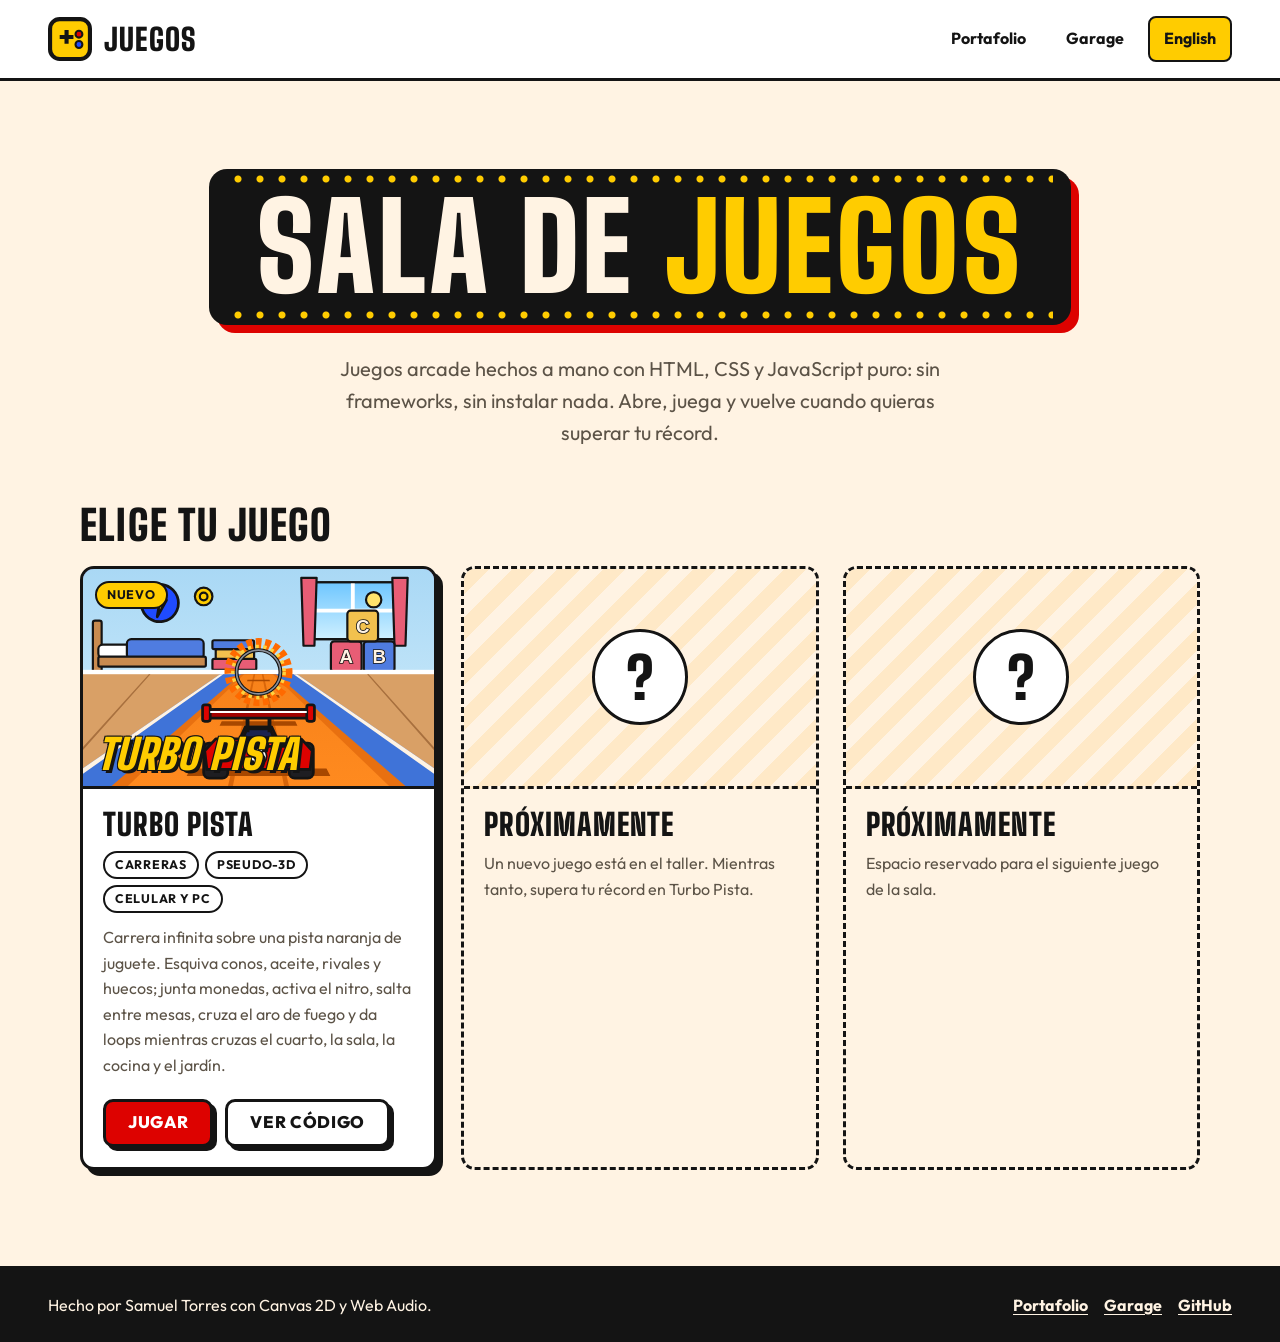
<file: index.html>
<!doctype html>
<html lang="es">
<head>
<meta charset="utf-8">
<meta name="viewport" content="width=device-width, initial-scale=1">
<title>Juegos · Samuel Torres</title>
<meta name="description" content="Sala de juegos arcade de Samuel Torres: juegos hechos a mano con HTML, CSS y JavaScript puro. Empieza con TURBO PISTA, una carrera infinita en pseudo-3D.">
<meta name="theme-color" content="#FFF3E3">
<link rel="canonical" href="https://samueltorres.dev/juegos/">
<link rel="alternate" hreflang="es" href="https://samueltorres.dev/juegos/">
<link rel="alternate" hreflang="en" href="https://samueltorres.dev/juegos/en/">
<link rel="alternate" hreflang="x-default" href="https://samueltorres.dev/juegos/">
<meta property="og:type" content="website">
<meta property="og:title" content="Juegos · Samuel Torres">
<meta property="og:description" content="Juegos arcade hechos con HTML, CSS y JavaScript puro. Juega TURBO PISTA.">
<meta property="og:url" content="https://samueltorres.dev/juegos/">
<meta property="og:image" content="https://samueltorres.dev/juegos/assets/img/turbo-pista-og.png">
<meta property="og:locale" content="es_MX">
<link rel="icon" href="assets/img/favicon.svg" type="image/svg+xml">
<link rel="preload" href="assets/fonts/big-shoulders-display-900.woff2" as="font" type="font/woff2" crossorigin>
<link rel="stylesheet" href="assets/css/base.css">
<link rel="stylesheet" href="assets/css/hub.css">
</head>
<body>
<a class="skip-link" href="#contenido">Saltar al contenido</a>

<header class="site-header">
  <a class="brand" href="./" aria-label="Juegos, inicio">
    <img src="assets/img/favicon.svg" alt="" width="44" height="44">
    <span class="brand-name">Juegos</span>
  </a>
  <nav class="site-nav" aria-label="Principal">
    <a href="/">Portafolio</a>
    <a href="/garage/">Garage</a>
    <a class="lang" href="en/" hreflang="en" lang="en">English</a>
  </nav>
</header>

<main id="contenido">
  <section class="hero" aria-labelledby="titulo">
    <div class="marquee">
      <h1 id="titulo">Sala de <span>juegos</span></h1>
    </div>
    <p>Juegos arcade hechos a mano con HTML, CSS y JavaScript puro: sin frameworks, sin instalar nada. Abre, juega y vuelve cuando quieras superar tu récord.</p>
  </section>

  <section class="games" aria-labelledby="catalogo">
    <h2 id="catalogo">Elige tu juego</h2>
    <ul class="game-grid">
      <li>
        <article class="game-card">
          <div class="cover">
            <img src="assets/img/turbo-pista-cover.svg" alt="Pista naranja de juguete que cruza un cuarto con bloques gigantes, el auto de carreras 07 y un aro de fuego" width="640" height="400">
            <p class="cover-title" aria-hidden="true">Turbo Pista</p>
            <span class="chip cover-badge">Nuevo</span>
          </div>
          <div class="game-body">
            <h3>Turbo Pista</h3>
            <ul class="tags" aria-label="Etiquetas">
              <li class="chip">Carreras</li>
              <li class="chip">Pseudo-3D</li>
              <li class="chip">Celular y PC</li>
            </ul>
            <p>Carrera infinita sobre una pista naranja de juguete. Esquiva conos, aceite, rivales y huecos; junta monedas, activa el nitro, salta entre mesas, cruza el aro de fuego y da loops mientras cruzas el cuarto, la sala, la cocina y el jardín.</p>
            <div class="game-actions">
              <a class="btn btn-primary" href="pista/">Jugar</a>
              <a class="btn" href="https://github.com/sammyrobin/juegos" target="_blank" rel="noopener">Ver código</a>
            </div>
          </div>
        </article>
      </li>
      <li>
        <article class="game-card soon" aria-label="Próximamente: nuevo juego">
          <div class="cover"><span class="soon-mark" aria-hidden="true">?</span></div>
          <div class="game-body">
            <h3>Próximamente</h3>
            <p>Un nuevo juego está en el taller. Mientras tanto, supera tu récord en Turbo Pista.</p>
          </div>
        </article>
      </li>
      <li>
        <article class="game-card soon" aria-label="Próximamente: nuevo juego">
          <div class="cover"><span class="soon-mark" aria-hidden="true">?</span></div>
          <div class="game-body">
            <h3>Próximamente</h3>
            <p>Espacio reservado para el siguiente juego de la sala.</p>
          </div>
        </article>
      </li>
    </ul>
  </section>
</main>

<footer class="site-footer">
  <p>Hecho por Samuel Torres con Canvas 2D y Web Audio.</p>
  <nav aria-label="Enlaces">
    <a href="/">Portafolio</a>
    <a href="/garage/">Garage</a>
    <a href="https://github.com/sammyrobin/juegos" target="_blank" rel="noopener">GitHub</a>
  </nav>
</footer>
</body>
</html>
</file>
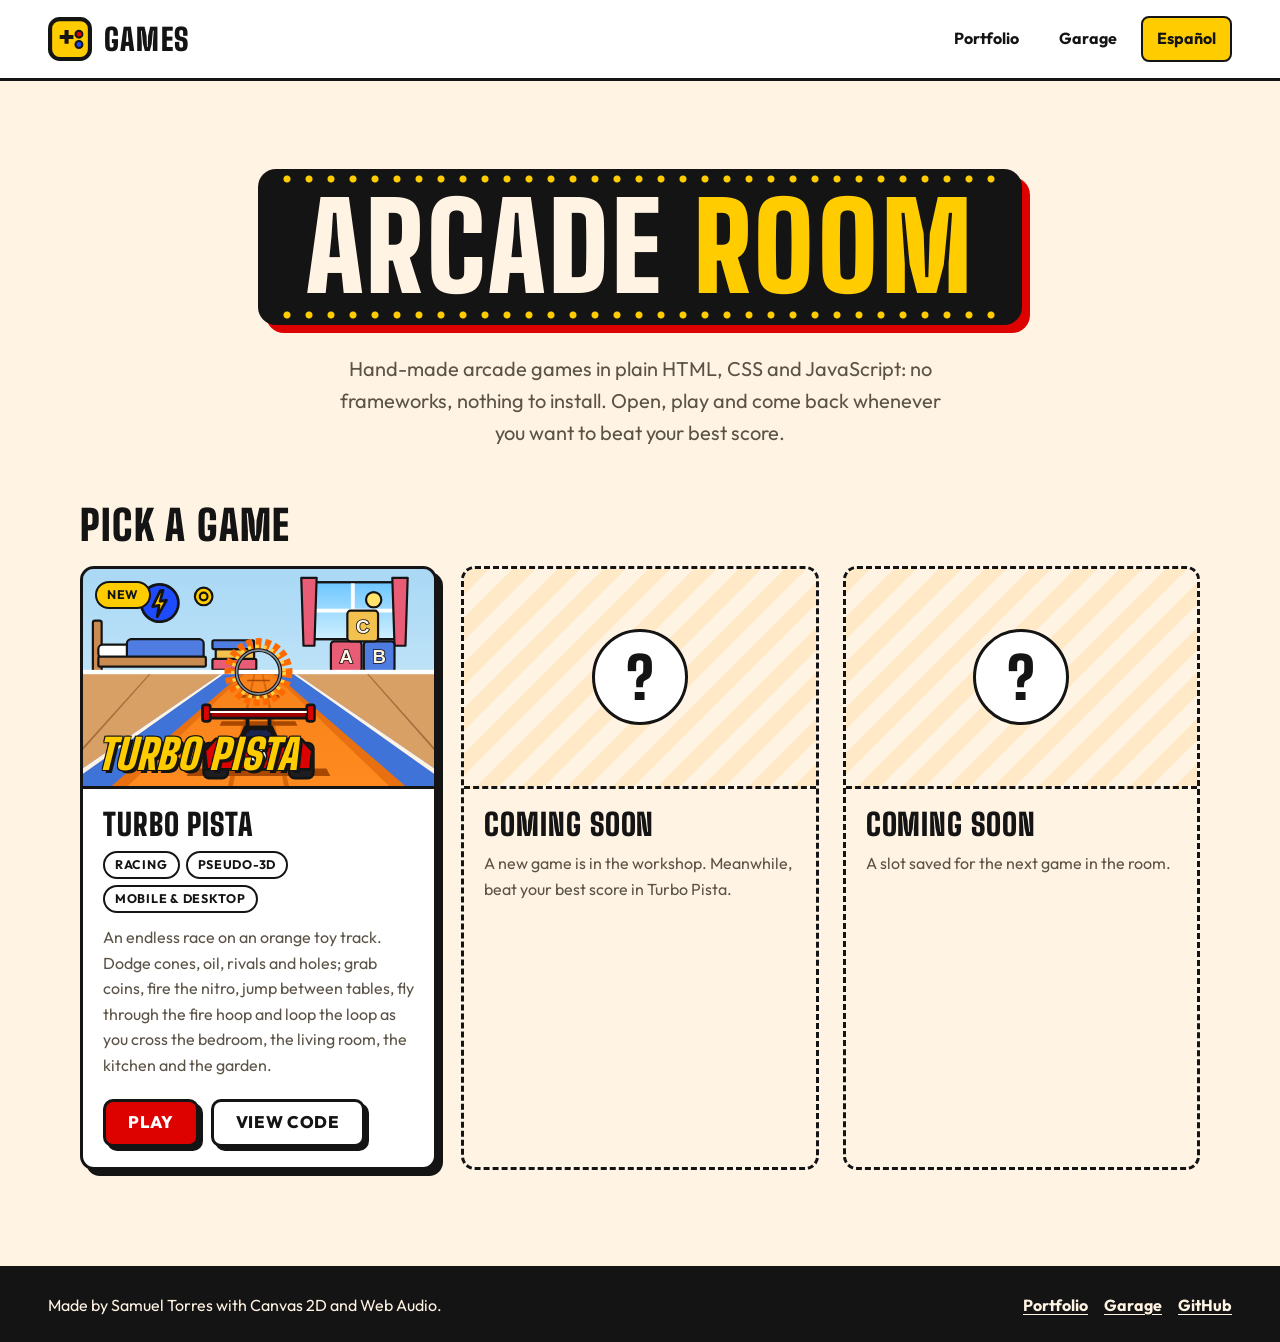
<file: en/index.html>
<!doctype html>
<html lang="en">
<head>
<meta charset="utf-8">
<meta name="viewport" content="width=device-width, initial-scale=1">
<title>Games · Samuel Torres</title>
<meta name="description" content="Samuel Torres' arcade room: hand-made games in plain HTML, CSS and JavaScript. Starting with TURBO PISTA, an endless pseudo-3D racer.">
<meta name="theme-color" content="#FFF3E3">
<link rel="canonical" href="https://samueltorres.dev/juegos/en/">
<link rel="alternate" hreflang="es" href="https://samueltorres.dev/juegos/">
<link rel="alternate" hreflang="en" href="https://samueltorres.dev/juegos/en/">
<link rel="alternate" hreflang="x-default" href="https://samueltorres.dev/juegos/">
<meta property="og:type" content="website">
<meta property="og:title" content="Games · Samuel Torres">
<meta property="og:description" content="Arcade games built with plain HTML, CSS and JavaScript. Play TURBO PISTA.">
<meta property="og:url" content="https://samueltorres.dev/juegos/en/">
<meta property="og:image" content="https://samueltorres.dev/juegos/assets/img/turbo-pista-og.png">
<meta property="og:locale" content="en_US">
<link rel="icon" href="../assets/img/favicon.svg" type="image/svg+xml">
<link rel="preload" href="../assets/fonts/big-shoulders-display-900.woff2" as="font" type="font/woff2" crossorigin>
<link rel="stylesheet" href="../assets/css/base.css">
<link rel="stylesheet" href="../assets/css/hub.css">
</head>
<body>
<a class="skip-link" href="#content">Skip to content</a>

<header class="site-header">
  <a class="brand" href="./" aria-label="Games, home">
    <img src="../assets/img/favicon.svg" alt="" width="44" height="44">
    <span class="brand-name">Games</span>
  </a>
  <nav class="site-nav" aria-label="Main">
    <a href="/home-1.html">Portfolio</a>
    <a href="/garage/en/">Garage</a>
    <a class="lang" href="../" hreflang="es" lang="es">Español</a>
  </nav>
</header>

<main id="content">
  <section class="hero" aria-labelledby="title">
    <div class="marquee">
      <h1 id="title">Arcade <span>room</span></h1>
    </div>
    <p>Hand-made arcade games in plain HTML, CSS and JavaScript: no frameworks, nothing to install. Open, play and come back whenever you want to beat your best score.</p>
  </section>

  <section class="games" aria-labelledby="catalog">
    <h2 id="catalog">Pick a game</h2>
    <ul class="game-grid">
      <li>
        <article class="game-card">
          <div class="cover">
            <img src="../assets/img/turbo-pista-cover.svg" alt="Orange toy track crossing a bedroom with giant toy blocks, race car number 07 and a fire hoop" width="640" height="400">
            <p class="cover-title" aria-hidden="true">Turbo Pista</p>
            <span class="chip cover-badge">New</span>
          </div>
          <div class="game-body">
            <h3>Turbo Pista</h3>
            <ul class="tags" aria-label="Tags">
              <li class="chip">Racing</li>
              <li class="chip">Pseudo-3D</li>
              <li class="chip">Mobile &amp; desktop</li>
            </ul>
            <p>An endless race on an orange toy track. Dodge cones, oil, rivals and holes; grab coins, fire the nitro, jump between tables, fly through the fire hoop and loop the loop as you cross the bedroom, the living room, the kitchen and the garden.</p>
            <div class="game-actions">
              <a class="btn btn-primary" href="pista/">Play</a>
              <a class="btn" href="https://github.com/sammyrobin/juegos" target="_blank" rel="noopener">View code</a>
            </div>
          </div>
        </article>
      </li>
      <li>
        <article class="game-card soon" aria-label="Coming soon: new game">
          <div class="cover"><span class="soon-mark" aria-hidden="true">?</span></div>
          <div class="game-body">
            <h3>Coming soon</h3>
            <p>A new game is in the workshop. Meanwhile, beat your best score in Turbo Pista.</p>
          </div>
        </article>
      </li>
      <li>
        <article class="game-card soon" aria-label="Coming soon: new game">
          <div class="cover"><span class="soon-mark" aria-hidden="true">?</span></div>
          <div class="game-body">
            <h3>Coming soon</h3>
            <p>A slot saved for the next game in the room.</p>
          </div>
        </article>
      </li>
    </ul>
  </section>
</main>

<footer class="site-footer">
  <p>Made by Samuel Torres with Canvas 2D and Web Audio.</p>
  <nav aria-label="Links">
    <a href="/home-1.html">Portfolio</a>
    <a href="/garage/en/">Garage</a>
    <a href="https://github.com/sammyrobin/juegos" target="_blank" rel="noopener">GitHub</a>
  </nav>
</footer>
</body>
</html>
</file>
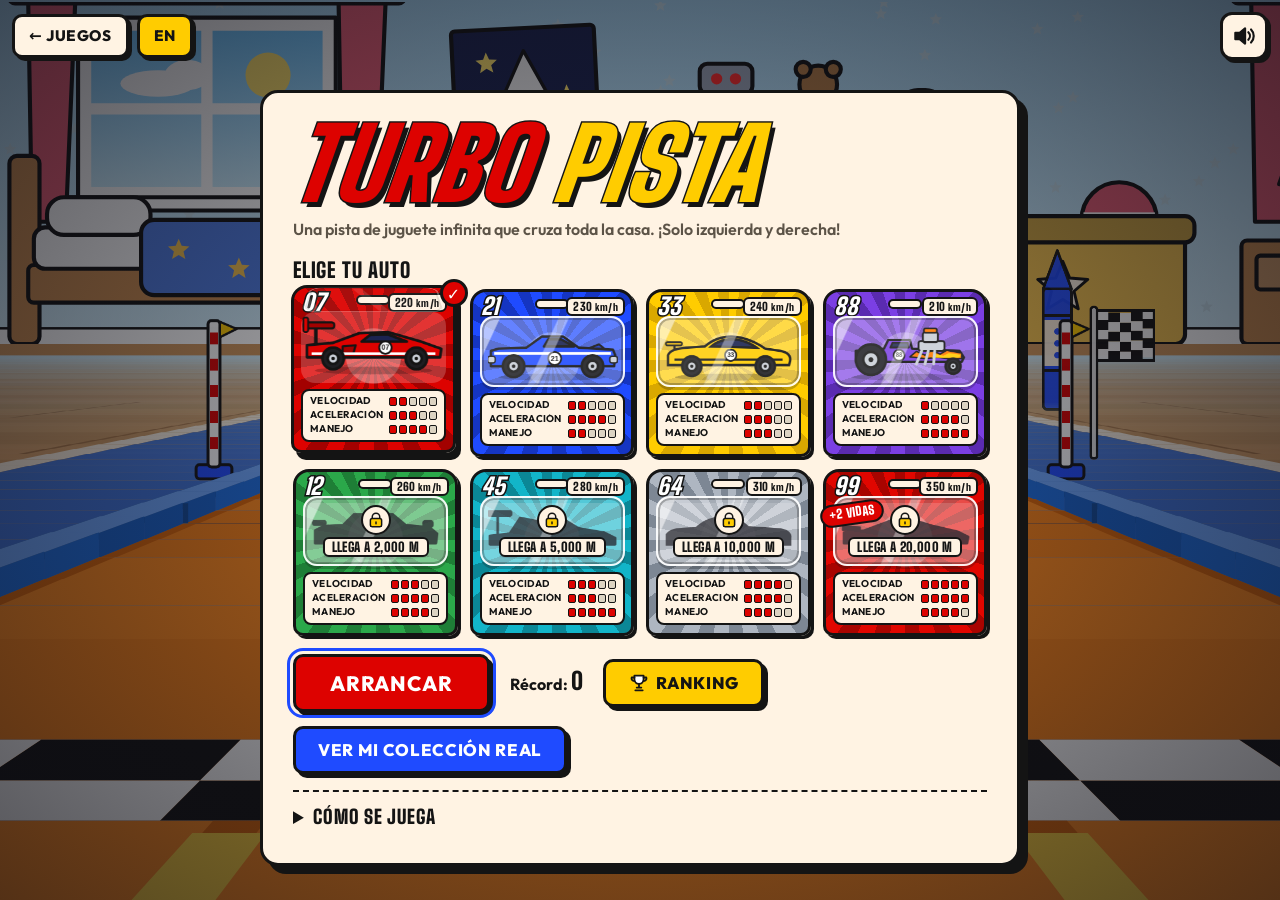
<file: pista/index.html>
<!doctype html>
<html lang="es">
<head>
<meta charset="utf-8">
<meta name="viewport" content="width=device-width, initial-scale=1, viewport-fit=cover">
<title>TURBO PISTA · Juegos · Samuel Torres</title>
<meta name="description" content="TURBO PISTA: carrera infinita en pseudo-3D sobre una pista naranja de juguete que cruza la casa. Esquiva obstáculos, junta monedas, usa el nitro, salta entre mesas y da loops. Gratis en el navegador, en celular y PC.">
<meta name="theme-color" content="#141414">
<link rel="canonical" href="https://samueltorres.dev/juegos/pista/">
<link rel="alternate" hreflang="es" href="https://samueltorres.dev/juegos/pista/">
<link rel="alternate" hreflang="en" href="https://samueltorres.dev/juegos/en/pista/">
<link rel="alternate" hreflang="x-default" href="https://samueltorres.dev/juegos/pista/">
<meta property="og:type" content="website">
<meta property="og:title" content="TURBO PISTA">
<meta property="og:description" content="Carrera infinita en una pista de juguete. ¿Superas mi récord?">
<meta property="og:url" content="https://samueltorres.dev/juegos/pista/">
<meta property="og:image" content="https://samueltorres.dev/juegos/assets/img/turbo-pista-og.png">
<meta property="og:locale" content="es_MX">
<meta name="twitter:card" content="summary_large_image">
<link rel="icon" href="../assets/img/favicon.svg" type="image/svg+xml">
<link rel="preload" href="../assets/fonts/big-shoulders-display-900.woff2" as="font" type="font/woff2" crossorigin>
<link rel="stylesheet" href="../assets/css/base.css">
<link rel="stylesheet" href="css/pista.css">
<script type="module" src="js/main.js"></script>
</head>
<body class="is-menu">
<div class="game" id="game">
  <canvas id="screen" role="img" aria-label="Pista de carreras de TURBO PISTA"></canvas>
  <div class="touch-surface" id="touch" aria-hidden="true"></div>

  <div class="topbar">
    <a class="back-link" href="../">← Juegos</a>
    <a class="lang-link" href="../en/pista/" hreflang="en" lang="en">EN</a>
    <div class="sound-box">
      <button class="icon-btn" id="btn-sound" type="button" aria-expanded="false" aria-controls="sound-panel" aria-label="Sonido">
        <svg class="icon-on" viewBox="0 0 24 24" aria-hidden="true"><path d="M4 9h4l5-4v14l-5-4H4z"/><path d="M16 8.5a5 5 0 0 1 0 7M18.5 6a8.5 8.5 0 0 1 0 12" fill="none"/></svg>
        <svg class="icon-off" viewBox="0 0 24 24" aria-hidden="true"><path d="M4 9h4l5-4v14l-5-4H4z"/><path d="m16 9 6 6m0-6-6 6" fill="none"/></svg>
      </button>
      <div class="sound-panel" id="sound-panel" role="group" aria-labelledby="sound-title" hidden>
        <p class="sound-title" id="sound-title">Sonido</p>
        <div class="sound-row">
          <label for="vol-music">Música/Motor</label>
          <input type="range" id="vol-music" min="0" max="100" step="5" value="60">
          <button class="mute-btn" id="mute-music" type="button" aria-pressed="false" aria-label="Silenciar música y motor">
            <svg class="icon-on" viewBox="0 0 24 24" aria-hidden="true"><path d="M4 9h4l5-4v14l-5-4H4z"/><path d="M16 8.5a5 5 0 0 1 0 7M18.5 6a8.5 8.5 0 0 1 0 12" fill="none"/></svg>
            <svg class="icon-off" viewBox="0 0 24 24" aria-hidden="true"><path d="M4 9h4l5-4v14l-5-4H4z"/><path d="m16 9 6 6m0-6-6 6" fill="none"/></svg>
          </button>
        </div>
        <div class="sound-row">
          <label for="vol-sfx">Efectos</label>
          <input type="range" id="vol-sfx" min="0" max="100" step="5" value="60">
          <button class="mute-btn" id="mute-sfx" type="button" aria-pressed="false" aria-label="Silenciar efectos">
            <svg class="icon-on" viewBox="0 0 24 24" aria-hidden="true"><path d="M4 9h4l5-4v14l-5-4H4z"/><path d="M16 8.5a5 5 0 0 1 0 7M18.5 6a8.5 8.5 0 0 1 0 12" fill="none"/></svg>
            <svg class="icon-off" viewBox="0 0 24 24" aria-hidden="true"><path d="M4 9h4l5-4v14l-5-4H4z"/><path d="m16 9 6 6m0-6-6 6" fill="none"/></svg>
          </button>
        </div>
        <p class="sound-hint">Se guarda en este navegador.</p>
      </div>
    </div>
  </div>

  <header class="hud" id="hud" hidden>
    <div class="hud-score"><span class="hud-label">Puntos</span><strong id="hud-score">0</strong></div>
    <dl class="hud-stats">
      <div><dt>Distancia</dt><dd><span id="hud-dist">0</span> m</dd></div>
      <div><dt>Monedas</dt><dd><span class="coin-icon" aria-hidden="true"></span><span id="hud-coins">0</span></dd></div>
      <div><dt>Récord</dt><dd id="hud-best">0</dd></div>
    </dl>
    <div class="speedo" id="speedo" role="img" aria-label="Velocímetro: 0 km/h">
      <svg viewBox="0 0 120 68" aria-hidden="true">
        <path class="speedo-track" d="M12 62a48 48 0 0 1 96 0"/>
        <path class="speedo-fill" id="speedo-fill" d="M12 62a48 48 0 0 1 96 0" pathLength="100"/>
        <path class="speedo-ticks" d="M12 62h8M18.4 38l6.9 4M36 20.4l4 6.9M60 14v8M84 20.4l-4 6.9M101.6 38l-6.9 4M108 62h-8"/>
        <g class="speedo-needle" id="speedo-needle"><path d="M60 62 57.5 59 60 22 62.5 59z"/><circle cx="60" cy="62" r="6"/></g>
      </svg>
      <p class="speedo-value"><strong id="hud-speed">0</strong><span>km/h</span></p>
    </div>
    <div class="hud-status">
      <div class="hud-lives" id="hud-lives" role="img" aria-label="3 vidas"></div>
      <div class="hud-level">Nivel <strong id="hud-level">1</strong></div>
      <div class="nitro-meter" id="hud-nitro" aria-hidden="true"><span></span></div>
    </div>
    <button class="icon-btn pause-btn" id="btn-pause" type="button" aria-label="Pausa">
      <svg viewBox="0 0 24 24" aria-hidden="true"><path d="M7 5h3v14H7zM14 5h3v14h-3z"/></svg>
    </button>
  </header>

  <div class="banner" id="banner" aria-hidden="true"></div>

  <div class="countdown" id="countdown" hidden aria-hidden="true">
    <div class="lights"><span></span><span></span><span></span></div>
    <p class="count-text" id="count-text">3</p>
  </div>

  <div class="touch-controls" id="touch-controls" hidden>
    <button class="touch-btn" id="btn-left" type="button" aria-label="Izquierda"><svg viewBox="0 0 24 24" aria-hidden="true"><path d="M15 4 7 12l8 8z"/></svg></button>
    <button class="touch-btn" id="btn-right" type="button" aria-label="Derecha"><svg viewBox="0 0 24 24" aria-hidden="true"><path d="m9 4 8 8-8 8z"/></svg></button>
  </div>

  <section class="screen" id="screen-start" aria-labelledby="start-title">
    <div class="panel panel-start">
      <div class="start-head">
        <h1 class="logo" id="start-title"><span class="logo-turbo">Turbo</span> <span class="logo-pista">Pista</span></h1>
        <p class="tagline">Una pista de juguete infinita que cruza toda la casa. ¡Solo izquierda y derecha!</p>
      </div>
      <fieldset class="car-picker">
        <legend>Elige tu auto</legend>
        <div class="cars" id="cars"></div>
      </fieldset>
      <div class="start-actions">
        <button class="btn btn-primary btn-big" id="btn-start" type="button">Arrancar</button>
        <p class="best-line">Récord: <strong id="start-best">0</strong></p>
        <button class="btn btn-yellow btn-ranking" id="btn-ranking" type="button"><svg viewBox="0 0 24 24" aria-hidden="true"><path d="M7 4h10v4a5 5 0 0 1-10 0z"/><path d="M7 6H4a3 3 0 0 0 3 4M17 6h3a3 3 0 0 1-3 4M12 13v4M8 20h8M9.5 17h5" fill="none"/></svg>Ranking</button>
        <a class="btn btn-blue collection-link" href="/garage/">Ver mi colección real</a>
      </div>
      <details class="howto">
        <summary>Cómo se juega</summary>
        <ul>
          <li><kbd>←</kbd> <kbd>→</kbd> o <kbd>A</kbd> <kbd>D</kbd> para moverte. En celular toca la mitad izquierda o derecha, desliza o usa los botones.</li>
          <li>Cada auto maneja distinto: mira su velocidad, aceleración y manejo. El lanzador te dispara en la salida.</li>
          <li>Esquiva conos, autos rivales y huecos: cada choque cuesta una vida (empiezas con 3). El aceite te hace derrapar y los bordes sacan chispas.</li>
          <li>Junta monedas <span aria-hidden="true">🟡</span> y rayos de nitro <span aria-hidden="true">⚡</span> para ir más rápido y atravesar conos.</li>
          <li>Salta entre mesas y pasa por el centro del aro de fuego. Las curvas peraltadas te sostienen y los loops dan la vuelta solos.</li>
          <li>Cada nivel es más rápido y es otro cuarto de la casa: cuarto, sala, cocina y jardín. <kbd>Espacio</kbd> o <kbd>P</kbd> pausan.</li>
          <li>Llega a 2,000, 5,000, 10,000 y 20,000 m en una sola partida para desbloquear cuatro autos más. El 99 empieza con 5 vidas.</li>
          <li>Si tu puntuación entra al top 20, deja tu apodo en el <strong>ranking</strong> mundial. El botón de sonido separa la música y el motor de los efectos.</li>
        </ul>
      </details>
    </div>
  </section>

  <section class="screen" id="screen-pause" hidden aria-labelledby="pause-title">
    <div class="panel panel-small">
      <h2 id="pause-title">Pausa</h2>
      <div class="stack">
        <button class="btn btn-primary btn-big" id="btn-resume" type="button">Continuar</button>
        <button class="btn" id="btn-restart" type="button">Reiniciar</button>
        <button class="btn" id="btn-menu" type="button">Menú</button>
      </div>
      <p class="hint">Espacio o P para continuar</p>
    </div>
  </section>

  <section class="screen" id="screen-over" hidden aria-labelledby="over-title">
    <div class="panel panel-small panel-over">
      <div class="over-flag" aria-hidden="true"></div>
      <h2 id="over-title">¡Fin de la carrera!</h2>
      <canvas class="over-car" id="over-car" width="360" height="150" aria-hidden="true"></canvas>
      <p class="record-badge" id="over-record" hidden>¡Nuevo récord!</p>
      <p class="final-score"><strong id="over-score">0</strong> <span>puntos</span></p>
      <dl class="final-stats">
        <div><dt>Distancia</dt><dd><span id="over-dist">0</span> m</dd></div>
        <div><dt>Monedas</dt><dd id="over-coins">0</dd></div>
        <div><dt>Nivel</dt><dd id="over-level">1</dd></div>
        <div><dt>Récord</dt><dd id="over-best">0</dd></div>
      </dl>
      <p class="unlock-note" id="over-unlock" hidden></p>
      <form class="rank-form" id="rank-form" hidden novalidate>
        <p class="rank-form-title" id="rank-form-title">¡Entraste al top 20! Escribe tu apodo</p>
        <div class="rank-form-row">
          <label class="visually-hidden" for="nick">Apodo</label>
          <input id="nick" name="nick" type="text" autocomplete="nickname" autocapitalize="off" autocorrect="off" spellcheck="false" minlength="3" maxlength="12" pattern="[A-Za-z0-9_]{3,12}" required aria-describedby="nick-help rank-msg">
          <button class="btn btn-blue" id="nick-send" type="submit">Guardar</button>
        </div>
        <p class="rank-form-help" id="nick-help">De 3 a 12 letras, números o guion bajo. Solo se guarda tu apodo, tus puntos, la distancia, el auto y la fecha.</p>
        <p class="rank-msg" id="rank-msg" role="status" aria-live="polite"></p>
      </form>
      <div class="stack">
        <button class="btn btn-primary btn-big" id="btn-again" type="button">Otra vez</button>
        <button class="btn btn-blue" id="btn-share" type="button">Compartir</button>
        <button class="btn btn-yellow btn-ranking" id="btn-over-ranking" type="button"><svg viewBox="0 0 24 24" aria-hidden="true"><path d="M7 4h10v4a5 5 0 0 1-10 0z"/><path d="M7 6H4a3 3 0 0 0 3 4M17 6h3a3 3 0 0 1-3 4M12 13v4M8 20h8M9.5 17h5" fill="none"/></svg>Ranking</button>
        <button class="btn" id="btn-over-menu" type="button">Cambiar auto</button>
      </div>
    </div>
  </section>

  <section class="screen" id="screen-ranking" hidden aria-labelledby="ranking-title">
    <div class="panel panel-small panel-ranking">
      <h2 id="ranking-title"><svg viewBox="0 0 24 24" aria-hidden="true"><path d="M7 4h10v4a5 5 0 0 1-10 0z"/><path d="M7 6H4a3 3 0 0 0 3 4M17 6h3a3 3 0 0 1-3 4M12 13v4M8 20h8M9.5 17h5" fill="none"/></svg>Ranking</h2>
      <p class="ranking-sub">Top 20 de todos los jugadores</p>
      <div class="ranking-body" id="ranking-body" aria-live="polite"></div>
      <div class="stack">
        <button class="btn btn-primary btn-big" id="btn-ranking-back" type="button">Volver</button>
      </div>
    </div>
  </section>

  <div class="toast" id="toast" role="status" aria-live="polite"></div>
  <p class="visually-hidden" id="announcer" aria-live="assertive"></p>
  <noscript><p class="noscript">TURBO PISTA necesita JavaScript activado.</p></noscript>
</div>
</body>
</html>
</file>
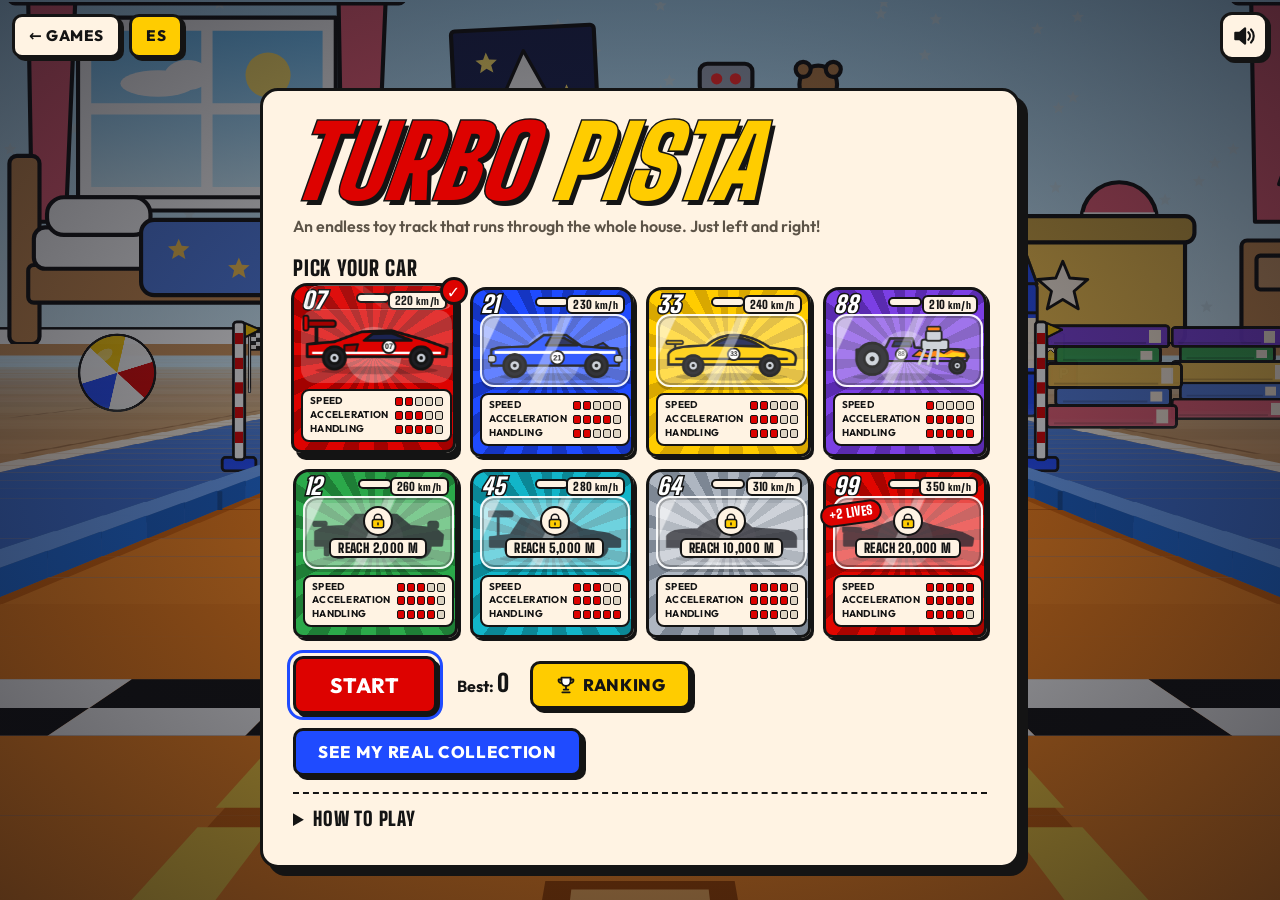
<file: en/pista/index.html>
<!doctype html>
<html lang="en">
<head>
<meta charset="utf-8">
<meta name="viewport" content="width=device-width, initial-scale=1, viewport-fit=cover">
<title>TURBO PISTA · Games · Samuel Torres</title>
<meta name="description" content="TURBO PISTA: an endless pseudo-3D race on an orange toy track that runs through the house. Dodge obstacles, grab coins, fire the nitro, jump between tables and loop the loop. Free in the browser, on mobile and desktop.">
<meta name="theme-color" content="#141414">
<link rel="canonical" href="https://samueltorres.dev/juegos/en/pista/">
<link rel="alternate" hreflang="es" href="https://samueltorres.dev/juegos/pista/">
<link rel="alternate" hreflang="en" href="https://samueltorres.dev/juegos/en/pista/">
<link rel="alternate" hreflang="x-default" href="https://samueltorres.dev/juegos/pista/">
<meta property="og:type" content="website">
<meta property="og:title" content="TURBO PISTA">
<meta property="og:description" content="An endless race on a toy track. Can you beat my score?">
<meta property="og:url" content="https://samueltorres.dev/juegos/en/pista/">
<meta property="og:image" content="https://samueltorres.dev/juegos/assets/img/turbo-pista-og.png">
<meta property="og:locale" content="en_US">
<meta name="twitter:card" content="summary_large_image">
<link rel="icon" href="../../assets/img/favicon.svg" type="image/svg+xml">
<link rel="preload" href="../../assets/fonts/big-shoulders-display-900.woff2" as="font" type="font/woff2" crossorigin>
<link rel="stylesheet" href="../../assets/css/base.css">
<link rel="stylesheet" href="../../pista/css/pista.css">
<script type="module" src="../../pista/js/main.js"></script>
</head>
<body class="is-menu">
<div class="game" id="game">
  <canvas id="screen" role="img" aria-label="TURBO PISTA race track"></canvas>
  <div class="touch-surface" id="touch" aria-hidden="true"></div>

  <div class="topbar">
    <a class="back-link" href="../">← Games</a>
    <a class="lang-link" href="../../pista/" hreflang="es" lang="es">ES</a>
    <div class="sound-box">
      <button class="icon-btn" id="btn-sound" type="button" aria-expanded="false" aria-controls="sound-panel" aria-label="Sound">
        <svg class="icon-on" viewBox="0 0 24 24" aria-hidden="true"><path d="M4 9h4l5-4v14l-5-4H4z"/><path d="M16 8.5a5 5 0 0 1 0 7M18.5 6a8.5 8.5 0 0 1 0 12" fill="none"/></svg>
        <svg class="icon-off" viewBox="0 0 24 24" aria-hidden="true"><path d="M4 9h4l5-4v14l-5-4H4z"/><path d="m16 9 6 6m0-6-6 6" fill="none"/></svg>
      </button>
      <div class="sound-panel" id="sound-panel" role="group" aria-labelledby="sound-title" hidden>
        <p class="sound-title" id="sound-title">Sound</p>
        <div class="sound-row">
          <label for="vol-music">Music/Engine</label>
          <input type="range" id="vol-music" min="0" max="100" step="5" value="60">
          <button class="mute-btn" id="mute-music" type="button" aria-pressed="false" aria-label="Mute music and engine">
            <svg class="icon-on" viewBox="0 0 24 24" aria-hidden="true"><path d="M4 9h4l5-4v14l-5-4H4z"/><path d="M16 8.5a5 5 0 0 1 0 7M18.5 6a8.5 8.5 0 0 1 0 12" fill="none"/></svg>
            <svg class="icon-off" viewBox="0 0 24 24" aria-hidden="true"><path d="M4 9h4l5-4v14l-5-4H4z"/><path d="m16 9 6 6m0-6-6 6" fill="none"/></svg>
          </button>
        </div>
        <div class="sound-row">
          <label for="vol-sfx">Effects</label>
          <input type="range" id="vol-sfx" min="0" max="100" step="5" value="60">
          <button class="mute-btn" id="mute-sfx" type="button" aria-pressed="false" aria-label="Mute effects">
            <svg class="icon-on" viewBox="0 0 24 24" aria-hidden="true"><path d="M4 9h4l5-4v14l-5-4H4z"/><path d="M16 8.5a5 5 0 0 1 0 7M18.5 6a8.5 8.5 0 0 1 0 12" fill="none"/></svg>
            <svg class="icon-off" viewBox="0 0 24 24" aria-hidden="true"><path d="M4 9h4l5-4v14l-5-4H4z"/><path d="m16 9 6 6m0-6-6 6" fill="none"/></svg>
          </button>
        </div>
        <p class="sound-hint">Saved in this browser.</p>
      </div>
    </div>
  </div>

  <header class="hud" id="hud" hidden>
    <div class="hud-score"><span class="hud-label">Score</span><strong id="hud-score">0</strong></div>
    <dl class="hud-stats">
      <div><dt>Distance</dt><dd><span id="hud-dist">0</span> m</dd></div>
      <div><dt>Coins</dt><dd><span class="coin-icon" aria-hidden="true"></span><span id="hud-coins">0</span></dd></div>
      <div><dt>Best</dt><dd id="hud-best">0</dd></div>
    </dl>
    <div class="speedo" id="speedo" role="img" aria-label="Speedometer: 0 km/h">
      <svg viewBox="0 0 120 68" aria-hidden="true">
        <path class="speedo-track" d="M12 62a48 48 0 0 1 96 0"/>
        <path class="speedo-fill" id="speedo-fill" d="M12 62a48 48 0 0 1 96 0" pathLength="100"/>
        <path class="speedo-ticks" d="M12 62h8M18.4 38l6.9 4M36 20.4l4 6.9M60 14v8M84 20.4l-4 6.9M101.6 38l-6.9 4M108 62h-8"/>
        <g class="speedo-needle" id="speedo-needle"><path d="M60 62 57.5 59 60 22 62.5 59z"/><circle cx="60" cy="62" r="6"/></g>
      </svg>
      <p class="speedo-value"><strong id="hud-speed">0</strong><span>km/h</span></p>
    </div>
    <div class="hud-status">
      <div class="hud-lives" id="hud-lives" role="img" aria-label="3 lives"></div>
      <div class="hud-level">Level <strong id="hud-level">1</strong></div>
      <div class="nitro-meter" id="hud-nitro" aria-hidden="true"><span></span></div>
    </div>
    <button class="icon-btn pause-btn" id="btn-pause" type="button" aria-label="Pause">
      <svg viewBox="0 0 24 24" aria-hidden="true"><path d="M7 5h3v14H7zM14 5h3v14h-3z"/></svg>
    </button>
  </header>

  <div class="banner" id="banner" aria-hidden="true"></div>

  <div class="countdown" id="countdown" hidden aria-hidden="true">
    <div class="lights"><span></span><span></span><span></span></div>
    <p class="count-text" id="count-text">3</p>
  </div>

  <div class="touch-controls" id="touch-controls" hidden>
    <button class="touch-btn" id="btn-left" type="button" aria-label="Left"><svg viewBox="0 0 24 24" aria-hidden="true"><path d="M15 4 7 12l8 8z"/></svg></button>
    <button class="touch-btn" id="btn-right" type="button" aria-label="Right"><svg viewBox="0 0 24 24" aria-hidden="true"><path d="m9 4 8 8-8 8z"/></svg></button>
  </div>

  <section class="screen" id="screen-start" aria-labelledby="start-title">
    <div class="panel panel-start">
      <div class="start-head">
        <h1 class="logo" id="start-title"><span class="logo-turbo">Turbo</span> <span class="logo-pista">Pista</span></h1>
        <p class="tagline">An endless toy track that runs through the whole house. Just left and right!</p>
      </div>
      <fieldset class="car-picker">
        <legend>Pick your car</legend>
        <div class="cars" id="cars"></div>
      </fieldset>
      <div class="start-actions">
        <button class="btn btn-primary btn-big" id="btn-start" type="button">Start</button>
        <p class="best-line">Best: <strong id="start-best">0</strong></p>
        <button class="btn btn-yellow btn-ranking" id="btn-ranking" type="button"><svg viewBox="0 0 24 24" aria-hidden="true"><path d="M7 4h10v4a5 5 0 0 1-10 0z"/><path d="M7 6H4a3 3 0 0 0 3 4M17 6h3a3 3 0 0 1-3 4M12 13v4M8 20h8M9.5 17h5" fill="none"/></svg>Ranking</button>
        <a class="btn btn-blue collection-link" href="/garage/en/">See my real collection</a>
      </div>
      <details class="howto">
        <summary>How to play</summary>
        <ul>
          <li><kbd>←</kbd> <kbd>→</kbd> or <kbd>A</kbd> <kbd>D</kbd> to move. On a phone, tap the left or right half, swipe, or use the buttons.</li>
          <li>Every car drives differently: check its speed, acceleration and handling. The launcher fires you off the start.</li>
          <li>Dodge cones, rival cars and holes: every crash costs a life (you start with 3). Oil makes you skid and the rails throw sparks.</li>
          <li>Grab coins <span aria-hidden="true">🟡</span> and nitro bolts <span aria-hidden="true">⚡</span> to go faster and smash through cones.</li>
          <li>Jump between tables and fly through the middle of the fire hoop. Banked curves hold you in and loops spin you around by themselves.</li>
          <li>Every level is faster and is another room of the house: bedroom, living room, kitchen and garden. <kbd>Space</kbd> or <kbd>P</kbd> pauses.</li>
          <li>Reach 2,000, 5,000, 10,000 and 20,000 m in a single run to unlock four more cars. Number 99 starts with 5 lives.</li>
          <li>If your score makes the top 20, leave your nickname in the worldwide <strong>ranking</strong>. The sound button keeps music and engine apart from the effects.</li>
        </ul>
      </details>
    </div>
  </section>

  <section class="screen" id="screen-pause" hidden aria-labelledby="pause-title">
    <div class="panel panel-small">
      <h2 id="pause-title">Paused</h2>
      <div class="stack">
        <button class="btn btn-primary btn-big" id="btn-resume" type="button">Resume</button>
        <button class="btn" id="btn-restart" type="button">Restart</button>
        <button class="btn" id="btn-menu" type="button">Menu</button>
      </div>
      <p class="hint">Space or P to resume</p>
    </div>
  </section>

  <section class="screen" id="screen-over" hidden aria-labelledby="over-title">
    <div class="panel panel-small panel-over">
      <div class="over-flag" aria-hidden="true"></div>
      <h2 id="over-title">Race over!</h2>
      <canvas class="over-car" id="over-car" width="360" height="150" aria-hidden="true"></canvas>
      <p class="record-badge" id="over-record" hidden>New best!</p>
      <p class="final-score"><strong id="over-score">0</strong> <span>points</span></p>
      <dl class="final-stats">
        <div><dt>Distance</dt><dd><span id="over-dist">0</span> m</dd></div>
        <div><dt>Coins</dt><dd id="over-coins">0</dd></div>
        <div><dt>Level</dt><dd id="over-level">1</dd></div>
        <div><dt>Best</dt><dd id="over-best">0</dd></div>
      </dl>
      <p class="unlock-note" id="over-unlock" hidden></p>
      <form class="rank-form" id="rank-form" hidden novalidate>
        <p class="rank-form-title" id="rank-form-title">You made the top 20! Type your nickname</p>
        <div class="rank-form-row">
          <label class="visually-hidden" for="nick">Nickname</label>
          <input id="nick" name="nick" type="text" autocomplete="nickname" autocapitalize="off" autocorrect="off" spellcheck="false" minlength="3" maxlength="12" pattern="[A-Za-z0-9_]{3,12}" required aria-describedby="nick-help rank-msg">
          <button class="btn btn-blue" id="nick-send" type="submit">Save</button>
        </div>
        <p class="rank-form-help" id="nick-help">3 to 12 letters, numbers or underscores. Only your nickname, points, distance, car and the date are saved.</p>
        <p class="rank-msg" id="rank-msg" role="status" aria-live="polite"></p>
      </form>
      <div class="stack">
        <button class="btn btn-primary btn-big" id="btn-again" type="button">Play again</button>
        <button class="btn btn-blue" id="btn-share" type="button">Share</button>
        <button class="btn btn-yellow btn-ranking" id="btn-over-ranking" type="button"><svg viewBox="0 0 24 24" aria-hidden="true"><path d="M7 4h10v4a5 5 0 0 1-10 0z"/><path d="M7 6H4a3 3 0 0 0 3 4M17 6h3a3 3 0 0 1-3 4M12 13v4M8 20h8M9.5 17h5" fill="none"/></svg>Ranking</button>
        <button class="btn" id="btn-over-menu" type="button">Change car</button>
      </div>
    </div>
  </section>

  <section class="screen" id="screen-ranking" hidden aria-labelledby="ranking-title">
    <div class="panel panel-small panel-ranking">
      <h2 id="ranking-title"><svg viewBox="0 0 24 24" aria-hidden="true"><path d="M7 4h10v4a5 5 0 0 1-10 0z"/><path d="M7 6H4a3 3 0 0 0 3 4M17 6h3a3 3 0 0 1-3 4M12 13v4M8 20h8M9.5 17h5" fill="none"/></svg>Ranking</h2>
      <p class="ranking-sub">Top 20 of all players</p>
      <div class="ranking-body" id="ranking-body" aria-live="polite"></div>
      <div class="stack">
        <button class="btn btn-primary btn-big" id="btn-ranking-back" type="button">Back</button>
      </div>
    </div>
  </section>

  <div class="toast" id="toast" role="status" aria-live="polite"></div>
  <p class="visually-hidden" id="announcer" aria-live="assertive"></p>
  <noscript><p class="noscript">TURBO PISTA needs JavaScript turned on.</p></noscript>
</div>
</body>
</html>
</file>
<file: assets/css/base.css>
/* JUEGOS — shared tokens, fonts and buttons (same look as /garage).
   Contrast (WCAG) on cream #FFF3E3: ink 16.8:1, muted 6.9:1, red 4.7:1, blue 5.5:1.
   White on red 5.1:1, white on blue 6.0:1, ink on yellow 12.2:1. Yellow is never text on light. */

/* Self-hosted OFL fonts (licenses in assets/fonts/OFL-*.txt). */
@font-face { font-family: "Big Shoulders Display"; src: url("../fonts/big-shoulders-display-900.woff2") format("woff2"); font-weight: 900; font-display: swap; }
@font-face { font-family: "Big Shoulders Display"; src: url("../fonts/big-shoulders-display-800.woff2") format("woff2"); font-weight: 800; font-display: swap; }
@font-face { font-family: "Outfit"; src: url("../fonts/outfit-400.woff2") format("woff2"); font-weight: 400; font-display: swap; }
@font-face { font-family: "Outfit"; src: url("../fonts/outfit-600.woff2") format("woff2"); font-weight: 600; font-display: swap; }
@font-face { font-family: "Outfit"; src: url("../fonts/outfit-700.woff2") format("woff2"); font-weight: 700; font-display: swap; }
@font-face { font-family: "Outfit"; src: url("../fonts/outfit-800.woff2") format("woff2"); font-weight: 800; font-display: swap; }

:root {
  --c-cream: #FFF3E3;
  --c-paper: #FFFFFF;
  --c-ink: #141414;
  --c-muted: #5C5347;
  --c-red: #DD0200;
  --c-red-dark: #B00200;
  --c-blue: #1F4BFF;
  --c-yellow: #FFCC00;
  --c-orange: #FF8A1F;
  --c-night: #0B0B12;

  --f-display: "Big Shoulders Display", "Arial Narrow", Impact, sans-serif;
  --f-sans: "Outfit", system-ui, -apple-system, "Segoe UI", sans-serif;

  --border: 3px solid var(--c-ink);
  --shadow: 4px 4px 0 var(--c-ink);
  --shadow-lg: 6px 6px 0 var(--c-ink);
  --radius: 14px;
  --gutter: clamp(16px, 4vw, 48px);
}

*, *::before, *::after { box-sizing: border-box; }

html { -webkit-text-size-adjust: 100%; }

body {
  margin: 0;
  background: var(--c-cream);
  color: var(--c-ink);
  font: 400 1rem/1.6 var(--f-sans);
}

a { color: var(--c-blue); text-underline-offset: 3px; }

:focus-visible { outline: 3px solid var(--c-blue); outline-offset: 3px; }

img, svg { max-width: 100%; height: auto; display: block; }

.visually-hidden {
  position: absolute !important;
  width: 1px; height: 1px;
  overflow: hidden; clip: rect(0 0 0 0);
  white-space: nowrap;
}

.skip-link {
  position: absolute; left: 16px; top: -60px; z-index: 100;
  background: var(--c-ink); color: var(--c-paper);
  padding: 10px 16px; border-radius: 8px; font-weight: 700;
}
.skip-link:focus { top: 16px; }

/* Chunky arcade buttons: thick ink border + hard shadow that "presses" on click. */
.btn {
  display: inline-flex; align-items: center; justify-content: center; gap: .5em;
  min-height: 48px; padding: 10px 22px;
  font: 800 1.05rem/1 var(--f-sans); text-transform: uppercase; letter-spacing: .04em; text-decoration: none;
  color: var(--c-ink); background: var(--c-paper);
  border: var(--border); border-radius: 10px; box-shadow: var(--shadow);
  cursor: pointer; user-select: none;
  transition: transform .08s ease, box-shadow .08s ease, background-color .15s ease;
}
.btn:hover { transform: translate(-1px, -1px); box-shadow: 5px 5px 0 var(--c-ink); }
.btn:active { transform: translate(3px, 3px); box-shadow: 1px 1px 0 var(--c-ink); }
.btn-primary { color: #fff; background: var(--c-red); }
.btn-primary:hover { background: var(--c-red-dark); }
.btn-blue { color: #fff; background: var(--c-blue); }
.btn-yellow { background: var(--c-yellow); }
.btn[disabled], .btn[aria-disabled="true"] { opacity: .55; cursor: not-allowed; transform: none; box-shadow: var(--shadow); }

.chip {
  display: inline-block; padding: 2px 10px;
  font: 700 .78rem/1.6 var(--f-sans); text-transform: uppercase; letter-spacing: .06em;
  border: 2px solid var(--c-ink); border-radius: 999px; background: var(--c-paper);
}

@media (prefers-reduced-motion: reduce) {
  *, *::before, *::after { animation-duration: .01ms !important; animation-iteration-count: 1 !important; transition-duration: .01ms !important; scroll-behavior: auto !important; }
}
</file>
<file: assets/css/hub.css>
/* JUEGOS — arcade home (/juegos and /juegos/en). */

.site-header {
  display: flex; align-items: center; justify-content: space-between; gap: 16px; flex-wrap: wrap;
  padding: 16px var(--gutter);
  border-bottom: var(--border);
  background: var(--c-paper);
}

.brand { display: inline-flex; align-items: center; gap: 12px; color: var(--c-ink); text-decoration: none; }
.brand img { width: 44px; height: 44px; }
.brand-name { font: 900 1.9rem/1 var(--f-display); letter-spacing: .04em; text-transform: uppercase; }

.site-nav { display: flex; align-items: center; gap: 8px; flex-wrap: wrap; }
.site-nav a {
  padding: 8px 14px; border: 2px solid transparent; border-radius: 8px;
  color: var(--c-ink); font-weight: 700; text-decoration: none;
}
.site-nav a:hover { border-color: var(--c-ink); }
.site-nav .lang { border-color: var(--c-ink); background: var(--c-yellow); }

/* ---- Hero: an arcade marquee ------------------------------------------ */
.hero { padding: clamp(40px, 8vw, 88px) var(--gutter) clamp(32px, 6vw, 56px); text-align: center; }

.marquee {
  display: inline-block; position: relative;
  padding: clamp(14px, 3vw, 24px) clamp(22px, 5vw, 48px);
  background: var(--c-ink); color: var(--c-cream);
  border-radius: 18px; box-shadow: 8px 8px 0 var(--c-red);
}
/* Row of bulbs above and below the sign. */
.marquee::before, .marquee::after {
  content: ""; position: absolute; left: 18px; right: 18px; height: 8px;
  background: radial-gradient(circle, var(--c-yellow) 3px, transparent 4px) 0 0 / 22px 8px repeat-x;
  animation: bulbs 1.2s steps(2) infinite;
}
.marquee::before { top: 6px; }
.marquee::after { bottom: 6px; animation-delay: .6s; }
@keyframes bulbs { 50% { opacity: .35; } }

.hero h1 {
  margin: 0;
  font: 900 clamp(3rem, 12vw, 7.5rem)/.9 var(--f-display);
  letter-spacing: .03em; text-transform: uppercase;
}
.hero h1 span { color: var(--c-yellow); }

.hero p { max-width: 38rem; margin: 28px auto 0; font-size: clamp(1.05rem, 2.2vw, 1.25rem); color: var(--c-muted); }

/* ---- Game grid ---------------------------------------------------------- */
.games { padding: 0 var(--gutter) clamp(48px, 8vw, 96px); }
.games h2 {
  max-width: 1120px; margin: 0 auto 20px;
  font: 900 clamp(1.8rem, 4vw, 2.6rem)/1 var(--f-display); text-transform: uppercase; letter-spacing: .03em;
}
.game-grid {
  max-width: 1120px; margin: 0 auto; padding: 0; list-style: none;
  display: grid; gap: 24px; grid-template-columns: repeat(auto-fill, minmax(min(100%, 320px), 1fr));
}

.game-card {
  display: flex; flex-direction: column; height: 100%;
  background: var(--c-paper); border: var(--border); border-radius: var(--radius); box-shadow: var(--shadow-lg);
  overflow: hidden;
}
.game-card .cover { position: relative; aspect-ratio: 16 / 10; border-bottom: var(--border); background: #3B2A77; overflow: hidden; }
.game-card .cover img { width: 100%; height: 100%; object-fit: cover; transition: transform .4s ease; }
.game-card:hover .cover img { transform: scale(1.04); }
.cover-title {
  position: absolute; left: 14px; bottom: 12px; margin: 0;
  font: 900 clamp(2rem, 5vw, 2.6rem)/.9 var(--f-display); text-transform: uppercase; font-style: italic; letter-spacing: .02em;
  color: var(--c-yellow);
  text-shadow: 3px 3px 0 var(--c-ink), -1px -1px 0 var(--c-ink), 1px -1px 0 var(--c-ink), -1px 1px 0 var(--c-ink);
}
.cover-badge { position: absolute; top: 12px; left: 12px; background: var(--c-yellow); }

.game-body { display: flex; flex-direction: column; gap: 12px; flex: 1; padding: 20px; }
.game-body h3 { margin: 0; font: 900 1.9rem/1 var(--f-display); text-transform: uppercase; letter-spacing: .03em; }
.game-body p { margin: 0; color: var(--c-muted); }
.tags { display: flex; flex-wrap: wrap; gap: 6px; margin: 0; padding: 0; list-style: none; }
.game-actions { display: flex; flex-wrap: wrap; gap: 12px; margin-top: auto; padding-top: 8px; }

/* "Coming soon" slots: dashed, muted, clearly not clickable. */
.game-card.soon { background: transparent; border-style: dashed; box-shadow: none; }
.game-card.soon .cover {
  display: grid; place-items: center;
  background: repeating-linear-gradient(-45deg, #FFE9C7 0 16px, var(--c-cream) 16px 32px);
  border-bottom-style: dashed;
}
.soon-mark {
  display: grid; place-items: center; width: 96px; height: 96px;
  font: 900 3.6rem/1 var(--f-display); color: var(--c-ink);
  background: var(--c-paper); border: var(--border); border-radius: 50%;
}

/* ---- Footer ------------------------------------------------------------- */
.site-footer {
  display: flex; flex-wrap: wrap; align-items: center; justify-content: space-between; gap: 16px;
  padding: 24px var(--gutter);
  border-top: var(--border); background: var(--c-ink); color: var(--c-cream);
}
.site-footer p { margin: 0; }
.site-footer nav { display: flex; flex-wrap: wrap; gap: 16px; }
.site-footer a { color: var(--c-cream); font-weight: 700; }
.site-footer a:focus-visible { outline-color: var(--c-yellow); }

@media (max-width: 560px) {
  .site-header { justify-content: center; }
  .game-actions .btn { flex: 1; }
}
</file>
<file: pista/css/pista.css>
/* TURBO PISTA — full-screen game UI over the canvas. */

html, body { height: 100%; }
body {
  overflow: hidden;
  overscroll-behavior: none;
  background: var(--c-night);
  -webkit-tap-highlight-color: transparent;
}

.game {
  position: fixed; inset: 0;
  overflow: hidden;
  user-select: none; -webkit-user-select: none;
  touch-action: none;
}

#screen { position: absolute; inset: 0; width: 100%; height: 100%; display: block; }

.touch-surface { position: absolute; inset: 0; }
body:not(.is-playing) .touch-surface { pointer-events: none; }

/* ---- Top bar (always visible) ------------------------------------------ */
.topbar {
  position: absolute; z-index: 30;
  top: max(12px, env(safe-area-inset-top)); left: max(12px, env(safe-area-inset-left)); right: max(12px, env(safe-area-inset-right));
  display: flex; align-items: center; gap: 8px;
  pointer-events: none;
}
.topbar > * { pointer-events: auto; }
.back-link, .lang-link {
  display: inline-flex; align-items: center; min-height: 44px; padding: 6px 14px;
  font: 800 .95rem/1 var(--f-sans); text-transform: uppercase; letter-spacing: .04em; text-decoration: none;
  color: var(--c-ink); background: var(--c-cream);
  border: var(--border); border-radius: 10px; box-shadow: 3px 3px 0 var(--c-ink);
}
.lang-link { background: var(--c-yellow); }
.sound-box { position: relative; margin-left: auto; }
body.is-playing .back-link, body.is-playing .lang-link, body.is-countdown .back-link, body.is-countdown .lang-link { display: none; }
body.is-playing .sound-box, body.is-countdown .sound-box { margin-right: 56px; }

.icon-btn {
  display: inline-grid; place-items: center; width: 48px; height: 48px; padding: 0;
  color: var(--c-ink); background: var(--c-cream);
  border: var(--border); border-radius: 12px; box-shadow: 3px 3px 0 var(--c-ink);
  cursor: pointer;
}
.icon-btn:active { transform: translate(2px, 2px); box-shadow: 1px 1px 0 var(--c-ink); }
.icon-btn svg { width: 26px; height: 26px; fill: currentColor; stroke: currentColor; stroke-width: 2; stroke-linecap: round; stroke-linejoin: round; }
.icon-btn .icon-off { display: none; }
.icon-btn[aria-pressed="true"] .icon-on { display: none; }
.icon-btn[aria-pressed="true"] .icon-off { display: block; }
.icon-btn.is-off .icon-on, .mute-btn[aria-pressed="true"] .icon-on { display: none; }
.icon-btn.is-off .icon-off, .mute-btn[aria-pressed="true"] .icon-off { display: block; }

/* Sound panel: one volume and one mute for each channel. */
.sound-panel {
  position: absolute; right: 0; top: calc(100% + 10px); z-index: 35;
  width: min(300px, calc(100vw - 32px)); padding: 12px 14px 10px;
  color: var(--c-ink); background: var(--c-cream);
  border: var(--border); border-radius: 14px; box-shadow: 5px 5px 0 var(--c-ink);
  animation: pop-in .18s ease-out;
}
.sound-panel[hidden] { display: none; }
.sound-title { margin: 0 0 6px; font: 900 1.2rem/1 var(--f-display); text-transform: uppercase; letter-spacing: .04em; }
.sound-row { display: grid; grid-template-columns: 1fr 44px; grid-template-rows: auto auto; align-items: center; gap: 0 10px; padding: 6px 0; border-top: 2px dashed rgba(20, 20, 20, .2); }
.sound-row label { font: 800 .85rem/1.3 var(--f-sans); text-transform: uppercase; letter-spacing: .04em; }
.sound-row input { grid-column: 1; width: 100%; min-height: 32px; accent-color: var(--c-red); cursor: pointer; }
.sound-row .mute-btn { grid-column: 2; grid-row: 1 / span 2; }
.mute-btn {
  display: grid; place-items: center; width: 44px; height: 44px; padding: 0;
  color: var(--c-ink); background: #fff; border: 2px solid var(--c-ink); border-radius: 10px; box-shadow: 2px 2px 0 var(--c-ink); cursor: pointer;
}
.mute-btn[aria-pressed="true"] { background: #DCD3C2; color: #5A5A60; }
.mute-btn svg { width: 22px; height: 22px; fill: currentColor; stroke: currentColor; stroke-width: 2; stroke-linecap: round; stroke-linejoin: round; }
.mute-btn .icon-off { display: none; }
.sound-hint { margin: 4px 0 0; font-size: .78rem; color: var(--c-muted); }
@keyframes pop-in { from { opacity: 0; transform: translateY(-6px) scale(.96); } }

/* ---- HUD ------------------------------------------------------------------ */
.hud {
  position: absolute; z-index: 20;
  top: max(12px, env(safe-area-inset-top)); left: max(12px, env(safe-area-inset-left)); right: max(12px, env(safe-area-inset-right));
  display: grid; grid-template-columns: auto 1fr auto auto; grid-template-areas: "score stats speedo status"; align-items: start; gap: 10px;
  pointer-events: none;
  color: var(--c-cream);
}
.hud[hidden] { display: none; }
.hud-score, .hud-stats > div, .hud-lives, .hud-level, .speedo {
  background: rgba(20, 20, 20, .82); border: 2px solid var(--c-ink); border-radius: 10px;
  box-shadow: 3px 3px 0 rgba(20, 20, 20, .5);
}
.hud-score { grid-area: score; padding: 6px 14px 8px; min-width: 120px; }
.hud-label, .hud-stats dt { display: block; font: 700 .68rem/1.2 var(--f-sans); text-transform: uppercase; letter-spacing: .08em; color: var(--c-yellow); }
.hud-score strong { display: block; font: 900 2.1rem/1 var(--f-display); font-variant-numeric: tabular-nums; letter-spacing: .02em; }
.hud-stats { grid-area: stats; display: flex; flex-wrap: wrap; gap: 6px; margin: 0; }
.hud-stats > div { padding: 5px 10px 6px; }
.hud-stats dd { margin: 0; font: 800 1.2rem/1.1 var(--f-display); font-variant-numeric: tabular-nums; letter-spacing: .03em; white-space: nowrap; }
.hud-status { grid-area: status; display: grid; justify-items: end; gap: 6px; margin-right: 116px; }
.hud-lives { display: flex; gap: 5px; padding: 7px 10px; }
.hud-lives span {
  width: 20px; height: 18px;
  background: var(--c-red);
  clip-path: path("M10 18 1.4 9.4A5 5 0 0 1 10 3a5 5 0 0 1 8.6 6.4z");
}
.hud-lives span.lost { background: #4A4A52; }
.hud-lives span.gain { animation: life-pop .5s cubic-bezier(.2, 1.6, .4, 1); }
@keyframes life-pop { from { transform: scale(0); } }
.coin-icon {
  display: inline-block; width: .8em; height: .8em; margin-right: .25em; vertical-align: -.05em;
  background: radial-gradient(circle at 50% 50%, #FFCC00 0 45%, #E0A800 46% 58%, #FFCC00 59%); border: 2px solid var(--c-ink); border-radius: 50%;
}

/* Speedometer: an arc that fills with the speed, a needle and the km/h. */
.speedo { grid-area: speedo; width: 112px; padding: 4px 8px 5px; }
.speedo svg { display: block; width: 100%; height: auto; overflow: visible; }
.speedo-track, .speedo-fill { fill: none; stroke-width: 9; stroke-linecap: round; }
.speedo-track { stroke: #3A3A42; }
.speedo-fill { stroke: var(--c-yellow); stroke-dasharray: 0 100; transition: stroke .2s; }
.speedo.is-hot .speedo-fill { stroke: #FF7A00; }
.speedo.is-nitro .speedo-fill { stroke: #6C8CFF; }
.speedo-ticks { fill: none; stroke: var(--c-cream); stroke-width: 2.5; stroke-linecap: round; opacity: .7; }
.speedo-needle { fill: var(--c-red); stroke: var(--c-ink); stroke-width: 1.5; transform-origin: 60px 62px; transform: rotate(-90deg); }
.speedo-value { margin: 1px 0 0; text-align: center; line-height: 1; }
.speedo-value strong { display: inline-block; min-width: 2.2ch; font: 900 1.25rem/1 var(--f-display); font-variant-numeric: tabular-nums; letter-spacing: .02em; text-shadow: 0 0 4px #000, 0 0 2px #000; }
.speedo-value span { margin-left: 2px; font: 700 .6rem/1 var(--f-sans); text-transform: uppercase; color: var(--c-yellow); }
.hud-level { padding: 4px 10px; font: 800 .8rem/1.4 var(--f-sans); text-transform: uppercase; letter-spacing: .06em; }
.hud-level strong { font: 900 1.1rem/1 var(--f-display); color: var(--c-yellow); }
.nitro-meter { width: 110px; height: 10px; border: 2px solid var(--c-ink); border-radius: 6px; background: rgba(20,20,20,.7); overflow: hidden; opacity: 0; transition: opacity .2s; }
.nitro-meter.on { opacity: 1; }
.nitro-meter span { display: block; height: 100%; width: 100%; background: linear-gradient(90deg, #1F4BFF, #6C8CFF, #FFCC00); transform-origin: left; }
.pause-btn { position: absolute; right: 0; top: 0; pointer-events: auto; }

/* ---- Level banner, countdown, toast ------------------------------------ */
.banner {
  position: absolute; z-index: 15; left: 50%; top: 32%;
  padding: 10px 28px 12px;
  font: italic 900 clamp(2.6rem, 9vw, 5.5rem)/1 var(--f-display); text-transform: uppercase; letter-spacing: .03em;
  color: var(--c-yellow); background: var(--c-ink); border-radius: 16px; box-shadow: 6px 6px 0 var(--c-red);
  transform: translate(-50%, -50%) scale(.6); opacity: 0; pointer-events: none;
  white-space: nowrap;
}
.banner small { display: block; margin-top: 4px; font: 800 1rem/1.2 var(--f-sans); font-style: normal; letter-spacing: .12em; color: var(--c-cream); text-align: center; }
.banner.show { animation: banner 2.2s cubic-bezier(.2, 1.4, .4, 1) forwards; }
.banner.is-unlock {
  font-size: clamp(1.8rem, 6vw, 3.4rem); text-align: center; white-space: normal; width: max-content; max-width: calc(100vw - 32px);
  background: var(--c-ink); box-shadow: 6px 6px 0 var(--c-yellow), 0 0 0 6px rgba(255, 204, 0, .35);
}
.banner.is-unlock.show { animation-duration: 3.2s; }
.banner-car { display: block; width: min(220px, 50vw); height: auto; margin: 8px auto 0; }
@keyframes banner {
  0% { opacity: 0; transform: translate(-50%, -50%) scale(.6) rotate(-4deg); }
  12% { opacity: 1; transform: translate(-50%, -50%) scale(1.08) rotate(-2deg); }
  22%, 80% { opacity: 1; transform: translate(-50%, -50%) scale(1) rotate(-2deg); }
  100% { opacity: 0; transform: translate(-50%, -60%) scale(.95) rotate(-2deg); }
}

.countdown {
  position: absolute; z-index: 25; left: 50%; top: 30%; transform: translate(-50%, -50%);
  display: grid; justify-items: center; gap: 12px; pointer-events: none;
}
.countdown[hidden] { display: none; }
.lights {
  display: flex; gap: 12px; padding: 14px 18px;
  background: var(--c-ink); border: 3px solid #000; border-radius: 22px; box-shadow: 6px 6px 0 rgba(0,0,0,.4);
}
.lights span {
  width: clamp(40px, 9vw, 64px); aspect-ratio: 1; border-radius: 50%;
  background: #3A1010; border: 3px solid #000;
  transition: background-color .08s, box-shadow .08s;
}
.lights span.red { background: #FF2A2A; box-shadow: 0 0 22px 4px rgba(255, 42, 42, .75); }
.lights.go span { background: #2BE05A; box-shadow: 0 0 22px 4px rgba(43, 224, 90, .75); }
.count-text {
  margin: 0; font: italic 900 clamp(3rem, 12vw, 6rem)/1 var(--f-display); color: var(--c-yellow);
  -webkit-text-stroke: 3px var(--c-ink); paint-order: stroke fill; text-shadow: 5px 5px 0 var(--c-ink);
}

.toast {
  position: absolute; z-index: 40; left: 50%; bottom: max(24px, env(safe-area-inset-bottom));
  transform: translate(-50%, 20px); opacity: 0; pointer-events: none;
  max-width: calc(100% - 32px); padding: 12px 18px;
  font-weight: 700; color: var(--c-cream); background: var(--c-ink); border: 2px solid var(--c-cream); border-radius: 10px;
  transition: opacity .2s, transform .2s;
}
.toast.show { opacity: 1; transform: translate(-50%, 0); }

/* ---- Touch controls ----------------------------------------------------- */
.touch-controls {
  position: absolute; z-index: 18; left: 0; right: 0; bottom: max(18px, env(safe-area-inset-bottom));
  display: flex; justify-content: space-between; padding: 0 max(18px, env(safe-area-inset-left));
  pointer-events: none;
}
.touch-controls[hidden] { display: none; }
.touch-btn {
  pointer-events: auto; touch-action: none;
  display: grid; place-items: center; width: 88px; height: 88px;
  color: var(--c-ink); background: rgba(255, 243, 227, .8);
  border: 4px solid var(--c-ink); border-radius: 50%; box-shadow: 4px 4px 0 var(--c-ink);
}
.touch-btn svg { width: 44px; height: 44px; fill: currentColor; }
.touch-btn.is-down { background: var(--c-yellow); transform: translate(3px, 3px); box-shadow: 1px 1px 0 var(--c-ink); }

/* ---- Screens (menus) ------------------------------------------------------ */
.screen {
  position: absolute; inset: 0; z-index: 28;
  /* Centered with auto margins: a panel taller than the screen starts at the top and
     scrolls, instead of being cut off above (which plain centering would do). */
  display: grid; place-items: start center;
  padding: max(72px, calc(env(safe-area-inset-top) + 64px)) 16px max(16px, env(safe-area-inset-bottom));
  background: radial-gradient(ellipse at center, rgba(11, 11, 18, .25), rgba(11, 11, 18, .7));
  overflow-y: auto;
  touch-action: pan-y;
}
.screen[hidden] { display: none; }
.screen > .panel { margin-block: auto; }
/* Screens fade in and the panel pops up; leaving, they fade out (see UI.show). */
.screen:not([hidden]) { animation: screen-in .25s ease-out; }
.screen:not([hidden]) > .panel { animation: panel-in .38s cubic-bezier(.2, 1.3, .4, 1); }
.screen.is-leaving { animation: screen-out .2s ease-in forwards; pointer-events: none; }
.screen.is-leaving > .panel { animation: panel-out .2s ease-in forwards; }
@keyframes screen-in { from { opacity: 0; } }
@keyframes panel-in { from { opacity: 0; transform: translateY(24px) scale(.96); } }
@keyframes screen-out { to { opacity: 0; } }
@keyframes panel-out { to { opacity: 0; transform: translateY(-16px) scale(.97); } }

.panel {
  width: 100%; max-width: 760px;
  padding: clamp(18px, 3vw, 30px);
  background: var(--c-cream); color: var(--c-ink);
  border: var(--border); border-radius: 18px; box-shadow: 8px 8px 0 var(--c-ink);
  user-select: text;
}
.panel-small { max-width: 520px; text-align: center; }
.panel h2 { margin: 0 0 14px; font: 900 clamp(2.2rem, 7vw, 3.2rem)/.95 var(--f-display); text-transform: uppercase; letter-spacing: .02em; }

.logo {
  margin: 0; line-height: .82;
  font: italic 900 clamp(3.2rem, 12vw, 6.2rem)/.82 var(--f-display); text-transform: uppercase; letter-spacing: .01em;
}
.logo span { display: inline-block; -webkit-text-stroke: 3px var(--c-ink); paint-order: stroke fill; text-shadow: 5px 5px 0 var(--c-ink); }
.logo-turbo { color: var(--c-red); transform: skewX(-6deg); }
.logo-pista { color: var(--c-yellow); transform: skewX(-6deg); }
.tagline { margin: 12px 0 0; font-weight: 600; color: var(--c-muted); }

.car-picker { margin: 18px 0 0; padding: 0; border: 0; min-width: 0; }
.car-picker legend { padding: 0; margin-bottom: 8px; font: 900 1.3rem/1 var(--f-display); text-transform: uppercase; letter-spacing: .04em; }
.cars { display: grid; grid-template-columns: repeat(4, minmax(0, 1fr)); gap: 12px; }

/* Each car comes in a toy blister pack: a cardboard back with a hang hole, the race
   number, the car under a clear plastic bubble and its stats. Picking a car peels the
   bubble open and the car pops out. */
.car-option { position: relative; display: block; cursor: pointer; }
.car-option input { position: absolute; inset: 0; z-index: 2; margin: 0; opacity: 0; cursor: pointer; }
.blister {
  position: relative; display: grid; justify-items: center; gap: 6px;
  padding: 24px 7px 8px;
  background:
    radial-gradient(circle at 50% 42%, rgba(255, 255, 255, .28) 0 22%, transparent 23%),
    repeating-conic-gradient(from 0deg at 50% 42%, var(--car) 0 9deg, var(--car-dark) 9deg 18deg);
  border: 3px solid var(--c-ink); border-radius: 16px 16px 10px 10px;
  box-shadow: 3px 3px 0 var(--c-ink);
  transition: transform .18s, box-shadow .18s;
}
.car-option:hover .blister { transform: translateY(-2px); }
.blister-hole {
  position: absolute; top: 7px; left: 50%; transform: translateX(-50%);
  width: 34px; height: 10px; border-radius: 6px;
  background: var(--c-cream); border: 2px solid var(--c-ink);
}
.blister-num {
  position: absolute; top: 3px; left: 8px;
  font: italic 900 1.45rem/1 var(--f-display); letter-spacing: .02em; color: #fff;
  -webkit-text-stroke: 3px var(--c-ink); paint-order: stroke fill;
}
.blister-kmh {
  position: absolute; top: 5px; right: 6px;
  padding: 0 5px; font: 900 .72rem/1.35 var(--f-display); letter-spacing: .03em; color: var(--c-ink);
  background: var(--c-cream); border: 2px solid var(--c-ink); border-radius: 6px;
}
.blister-badge {
  position: absolute; z-index: 1; top: 30px; left: -6px; transform: rotate(-8deg);
  padding: 2px 7px; font: 900 .78rem/1.2 var(--f-display); letter-spacing: .03em; text-transform: uppercase;
  color: #fff; background: var(--c-red); border: 2px solid var(--c-ink); border-radius: 999px;
}
.blister-lock {
  position: absolute; inset: 0; z-index: 1; display: grid; place-content: center; justify-items: center; gap: 2px;
  font: 900 .82rem/1.1 var(--f-display); letter-spacing: .03em; text-transform: uppercase; color: var(--c-ink); text-align: center;
}
.blister-goal { padding: 1px 7px; background: var(--c-cream); border: 2px solid var(--c-ink); border-radius: 6px; white-space: nowrap; }
.blister-kmh small { font-size: .62rem; }
.blister-lock svg {
  width: 30px; height: 30px; padding: 4px; fill: var(--c-yellow); stroke: var(--c-ink); stroke-width: 2; stroke-linecap: round;
  background: var(--c-cream); border: 2px solid var(--c-ink); border-radius: 50%;
}
.blister-lock svg path:first-child { fill: none; }
.car-option.is-locked { cursor: not-allowed; }
.car-option.is-locked input { cursor: not-allowed; }
.car-option.is-locked:hover .blister { transform: none; }
.car-option.is-locked .blister-window canvas { opacity: .8; }
.blister-window {
  position: relative; display: block; width: 100%; padding: 8px 2px 4px;
  border-radius: 14px; background: rgba(255, 255, 255, .2);
  perspective: 420px;
}
.blister-window canvas {
  display: block; width: 100%; max-width: 150px; height: auto; aspect-ratio: 12 / 5; margin: 0 auto;
  transition: transform .45s cubic-bezier(.2, 1.7, .4, 1) .1s;
}
.blister-bubble {
  position: absolute; inset: 0; border-radius: 14px;
  border: 2px solid rgba(255, 255, 255, .9);
  background: linear-gradient(115deg, rgba(255, 255, 255, .6) 0 10%, rgba(255, 255, 255, .14) 11% 44%, rgba(255, 255, 255, .45) 45% 50%, rgba(255, 255, 255, .1) 51%);
  box-shadow: inset 0 0 0 2px rgba(20, 20, 20, .28), 0 3px 0 rgba(20, 20, 20, .25);
  transform-origin: 50% 0;
  transition: transform .5s cubic-bezier(.3, 1.5, .5, 1), opacity .5s;
}
.stats {
  display: grid; gap: 3px; width: 100%; padding: 5px 7px;
  background: var(--c-cream); border: 2px solid var(--c-ink); border-radius: 8px;
}
.stat { display: flex; align-items: center; justify-content: space-between; gap: 6px; }
.stat-name { min-width: 0; overflow: hidden; text-overflow: ellipsis; white-space: nowrap; font: 700 .62rem/1.1 var(--f-sans); text-transform: uppercase; letter-spacing: .03em; color: var(--c-ink); }
.pips { display: flex; gap: 2px; flex: none; }
.pips i { width: 8px; height: 9px; border: 1.5px solid var(--c-ink); border-radius: 2px; background: #DCD3C2; }
.pips i.on { background: var(--c-red); }

.car-option:has(input:checked) .blister { transform: translate(-2px, -4px); box-shadow: 5px 7px 0 var(--c-ink); }
.car-option:has(input:checked) .blister-bubble { transform: rotateX(-118deg); opacity: .35; }
.car-option:has(input:checked) .blister-window canvas { transform: translateY(-5px) scale(1.1); }
.car-option:has(input:checked)::after {
  content: "✓"; position: absolute; top: -10px; right: -10px; z-index: 3; display: grid; place-items: center; width: 28px; height: 28px;
  font-weight: 900; color: #fff; background: var(--c-red); border: 3px solid var(--c-ink); border-radius: 50%;
}
.car-option:has(input:focus-visible) .blister { outline: 3px solid var(--c-blue); outline-offset: 3px; }
.collection-link { min-height: 48px; }

.start-actions { display: flex; flex-wrap: wrap; align-items: center; gap: 14px 20px; margin-top: 18px; }
.btn-big { min-height: 58px; padding: 12px 34px; font-size: 1.3rem; }
.best-line { margin: 0; font-weight: 700; }
.best-line strong { font: 900 1.5rem/1 var(--f-display); letter-spacing: .03em; }

.howto { margin-top: 16px; border-top: 2px dashed var(--c-ink); padding-top: 10px; }
.howto summary { cursor: pointer; font: 900 1.2rem/1.6 var(--f-display); text-transform: uppercase; letter-spacing: .04em; }
.howto ul { margin: 8px 0 0; padding-left: 20px; }
.howto li { margin: 4px 0; }
kbd {
  display: inline-block; min-width: 1.8em; padding: 0 .35em; text-align: center;
  font: 700 .85em/1.5 var(--f-sans); background: var(--c-paper); border: 2px solid var(--c-ink); border-radius: 5px; box-shadow: 0 2px 0 var(--c-ink);
}

.stack { display: grid; grid-template-columns: 1fr 1fr; gap: 12px; margin-top: 8px; }
.stack .btn-big { grid-column: 1 / -1; }
#screen-pause .stack { grid-template-columns: 1fr; }
#screen-over .stack > :last-child { grid-column: 1 / -1; }
.hint { margin: 14px 0 0; font-size: .9rem; color: var(--c-muted); }

.record-badge {
  display: inline-block; margin: 0 0 10px; padding: 4px 14px;
  font: 900 1.2rem/1.3 var(--f-display); text-transform: uppercase; letter-spacing: .06em;
  background: var(--c-yellow); border: 3px solid var(--c-ink); border-radius: 999px;
  animation: pulse 1s ease-in-out infinite alternate;
}
@keyframes pulse { to { transform: scale(1.08) rotate(-2deg); } }
.panel-over { position: relative; overflow: hidden; padding-top: 34px; }
.over-flag {
  position: absolute; top: 0; left: 0; right: 0; height: 18px;
  background: repeating-conic-gradient(var(--c-ink) 0 25%, #fff 0 50%) 0 0 / 18px 18px;
  border-bottom: 3px solid var(--c-ink);
}
.over-car { display: block; width: min(240px, 60%); height: auto; margin: -6px auto 0; }
.screen:not([hidden]) .over-car { animation: car-in .7s cubic-bezier(.2, 1.4, .4, 1) .1s both; }
@keyframes car-in { from { transform: translateX(-60vw) rotate(-4deg); } 70% { transform: translateX(8px) rotate(2deg); } }
.unlock-note {
  margin: 0 0 12px; padding: 8px 12px;
  font-weight: 800; color: var(--c-ink); background: #DDF5E3; border: 2px solid var(--c-ink); border-radius: 10px;
}
.final-score { margin: 0; }
.final-score strong { display: block; font: 900 clamp(3.4rem, 12vw, 5rem)/1 var(--f-display); color: var(--c-red); letter-spacing: .02em; }
.final-score span { font-weight: 800; text-transform: uppercase; letter-spacing: .1em; }
.final-stats { display: grid; grid-template-columns: repeat(4, 1fr); gap: 8px; margin: 14px 0; }
.final-stats > div { padding: 8px; background: var(--c-paper); border: 2px solid var(--c-ink); border-radius: 10px; box-shadow: 2px 2px 0 var(--c-ink); }
.screen:not([hidden]) .final-stats > div { animation: tile-in .4s cubic-bezier(.2, 1.4, .4, 1) both; }
.screen:not([hidden]) .final-stats > div:nth-child(2) { animation-delay: .08s; }
.screen:not([hidden]) .final-stats > div:nth-child(3) { animation-delay: .16s; }
.screen:not([hidden]) .final-stats > div:nth-child(4) { animation-delay: .24s; }
@keyframes tile-in { from { opacity: 0; transform: translateY(14px) scale(.9); } }
.final-stats dt { font: 700 .72rem/1.2 var(--f-sans); text-transform: uppercase; letter-spacing: .08em; color: var(--c-muted); }
.final-stats dd { margin: 0; font: 900 1.4rem/1.1 var(--f-display); }
@media (max-width: 420px) { .final-stats { grid-template-columns: repeat(2, 1fr); } }
/* Short screens: a smaller car and score so the game over panel fits. */
@media (max-height: 820px) {
  .over-car { width: min(170px, 45%); }
  .panel-over h2 { margin-bottom: 4px; }
  .final-score strong { font-size: clamp(2.6rem, 9vw, 3.6rem); }
  .final-stats { margin: 10px 0; }
}

/* ---- Global ranking ------------------------------------------------------ */
.btn-ranking { display: inline-flex; align-items: center; justify-content: center; gap: 6px; min-height: 48px; }
.btn-ranking svg, #ranking-title svg { width: 22px; height: 22px; fill: var(--c-yellow); stroke: var(--c-ink); stroke-width: 2; stroke-linecap: round; stroke-linejoin: round; flex: none; }
.btn-ranking svg { fill: #fff; }
#ranking-title { display: flex; align-items: center; justify-content: center; gap: 10px; margin-bottom: 4px; }
#ranking-title svg { width: 38px; height: 38px; }
.ranking-sub { margin: 0 0 12px; font-weight: 700; color: var(--c-muted); }
.panel-ranking { max-width: 620px; }
.ranking-body { max-height: min(56vh, 520px); overflow-y: auto; margin-bottom: 12px; border: 2px solid var(--c-ink); border-radius: 12px; background: #fff; }
.ranking-note { margin: 0; padding: 22px 16px; font-weight: 700; }
.ranking-table { width: 100%; border-collapse: collapse; font-variant-numeric: tabular-nums; text-align: left; }
.ranking-table th { position: sticky; top: 0; padding: 7px 8px; font: 700 .7rem/1.2 var(--f-sans); text-transform: uppercase; letter-spacing: .06em; color: var(--c-cream); background: var(--c-ink); }
.ranking-table td { padding: 6px 8px; border-top: 1px solid #E7DFD0; font-weight: 600; }
.ranking-table tbody tr:nth-child(-n+3) .rk-pos { font-size: 1.15rem; }
.ranking-table tbody .rk-pos { width: 2.6em; font: 900 1rem/1 var(--f-display); text-align: center; }
.ranking-table tbody tr:nth-child(1) .rk-pos { color: #C99400; }
.ranking-table tbody tr:nth-child(2) .rk-pos { color: #7D8794; }
.ranking-table tbody tr:nth-child(3) .rk-pos { color: #A8602C; }
.ranking-table .rk-name { font-weight: 800; word-break: break-all; }
.ranking-table tbody .rk-score { font: 900 1.05rem/1 var(--f-display); letter-spacing: .02em; text-align: right; }
.ranking-table .rk-dist, .ranking-table .rk-date { text-align: right; white-space: nowrap; }
.ranking-table tbody .rk-dist, .ranking-table tbody .rk-date { color: #4A4A52; }
.ranking-table thead .rk-pos { width: 2.6em; text-align: center; }
.ranking-table th.rk-score, .ranking-table th.rk-dist, .ranking-table th.rk-date { text-align: right; }
.ranking-table tr.is-you td { background: #FFF2B8; }
.car-chip {
  display: inline-block; min-width: 2.2em; margin-right: 6px; padding: 1px 5px; text-align: center;
  font: italic 900 .85rem/1.3 var(--f-display); color: #fff; background: var(--chip); border: 2px solid var(--c-ink); border-radius: 6px;
  -webkit-text-stroke: .6px var(--c-ink);
}
@media (max-width: 520px) { .ranking-table .rk-date { display: none; } .ranking-table td, .ranking-table th { padding: 6px 5px; } }

.rank-form { margin: 0 0 14px; padding: 12px; text-align: left; background: #FFF2B8; border: 2px solid var(--c-ink); border-radius: 12px; box-shadow: 3px 3px 0 var(--c-ink); }
.screen:not([hidden]) .rank-form:not([hidden]) { animation: tile-in .4s cubic-bezier(.2, 1.4, .4, 1) both; }
.rank-form-title { margin: 0 0 8px; font: 900 1.15rem/1.1 var(--f-display); text-transform: uppercase; letter-spacing: .03em; }
.rank-form-row { display: flex; gap: 8px; }
.rank-form input {
  flex: 1; min-width: 0; min-height: 48px; padding: 8px 12px;
  font: 800 1.15rem/1 var(--f-sans); letter-spacing: .04em; color: var(--c-ink);
  background: #fff; border: 3px solid var(--c-ink); border-radius: 10px;
}
.rank-form input:focus-visible { outline: 3px solid var(--c-blue); outline-offset: 2px; }
.rank-form input[aria-invalid="true"] { border-color: var(--c-red); }
.rank-form .btn { min-height: 48px; }
.rank-form-help { margin: 6px 0 0; font-size: .78rem; color: #4A4A52; }
.rank-msg { margin: 6px 0 0; font-weight: 800; }
.rank-msg:empty { display: none; }
.rank-msg.is-error { color: var(--c-red); }
.rank-msg.is-ok { color: #1E7E36; }
.rank-form.is-busy { opacity: .7; pointer-events: none; }

.noscript { position: absolute; inset: 0; display: grid; place-items: center; margin: 0; color: var(--c-cream); font-weight: 700; }

/* ---- Small screens ---------------------------------------------------------- */
@media (max-width: 640px) {
  .cars { grid-template-columns: repeat(2, minmax(0, 1fr)); gap: 10px; }
  .stats { padding: 4px 5px; }
  .stat-name { font-size: .56rem; letter-spacing: 0; }
  .pips i { width: 7px; height: 8px; }
  .speedo { width: 96px; }
  .speedo-value strong { font-size: 1.1rem; }
  /* Phones: score and lives on the first row (next to the buttons), the stats and the
     speedometer on the second. */
  .hud { grid-template-columns: 1fr auto; grid-template-areas: "score score" "stats speedo"; gap: 8px; }
  .hud-status { grid-area: score; justify-self: end; }
  .hud-lives { gap: 3px; padding: 6px 8px; }
  .hud-lives span { width: 16px; height: 15px; clip-path: path("M8 15 1.1 7.8A4 4 0 0 1 8 2.5a4 4 0 0 1 6.9 5.3z"); }
  .hud-stats { align-self: start; }
  .hud-stats > div { padding: 3px 7px 4px; }
  .hud-stats dt { letter-spacing: .03em; }
  .hud-stats dd { font-size: 1rem; }
  .hud-score strong { font-size: 1.7rem; }
  .start-actions .btn-big { flex: 1; }
  .touch-btn { width: 80px; height: 80px; }
}

/* Phones in landscape: short screen, so the start panel uses two columns. */
@media (orientation: landscape) and (max-height: 540px) {
  .screen { padding-top: 64px; place-items: start center; }
  .panel-start {
    max-width: 900px;
    display: grid; grid-template-columns: 1fr 1.25fr; gap: 0 20px; align-items: start;
  }
  .panel-start .start-head { grid-column: 1; }
  .panel-start .start-actions { grid-column: 1; }
  .panel-start .car-picker { grid-column: 2; grid-row: 1 / span 3; margin-top: 0; }
  .panel-start .howto { grid-column: 1 / -1; }
  .logo { font-size: 3rem; }
  .cars { grid-template-columns: repeat(2, minmax(0, 1fr)); }
  .blister-window canvas { max-width: 120px; }
  .hud-stats dd { font-size: 1rem; }
  .hud-score strong { font-size: 1.6rem; }
  .speedo { width: 90px; padding: 3px 6px 4px; }
  .speedo-value strong { font-size: 1.05rem; }
  .panel-small { max-width: 640px; }
  #screen-over .stack { grid-template-columns: repeat(4, 1fr); }
  #screen-over .stack > :last-child { grid-column: auto; }
  #screen-pause .stack { grid-template-columns: repeat(3, 1fr); }
  .stack .btn-big { grid-column: auto; }
  .final-stats { grid-template-columns: repeat(4, 1fr); margin: 10px 0; }
  .touch-btn { width: 76px; height: 76px; }
}

@media (prefers-reduced-motion: reduce) {
  .screen:not([hidden]), .screen:not([hidden]) > .panel, .screen.is-leaving, .screen.is-leaving > .panel,
  .screen:not([hidden]) .over-car, .screen:not([hidden]) .final-stats > div, .hud-lives span.gain, .sound-panel { animation: none !important; }
  .banner.show { animation: banner-still 2.2s linear forwards !important; }
  @keyframes banner-still { 0%, 85% { opacity: 1; transform: translate(-50%, -50%); } 100% { opacity: 0; transform: translate(-50%, -50%); } }
  .record-badge { animation: none; }
  .blister, .blister-bubble, .blister-window canvas { transition: none !important; }
}
</file>
